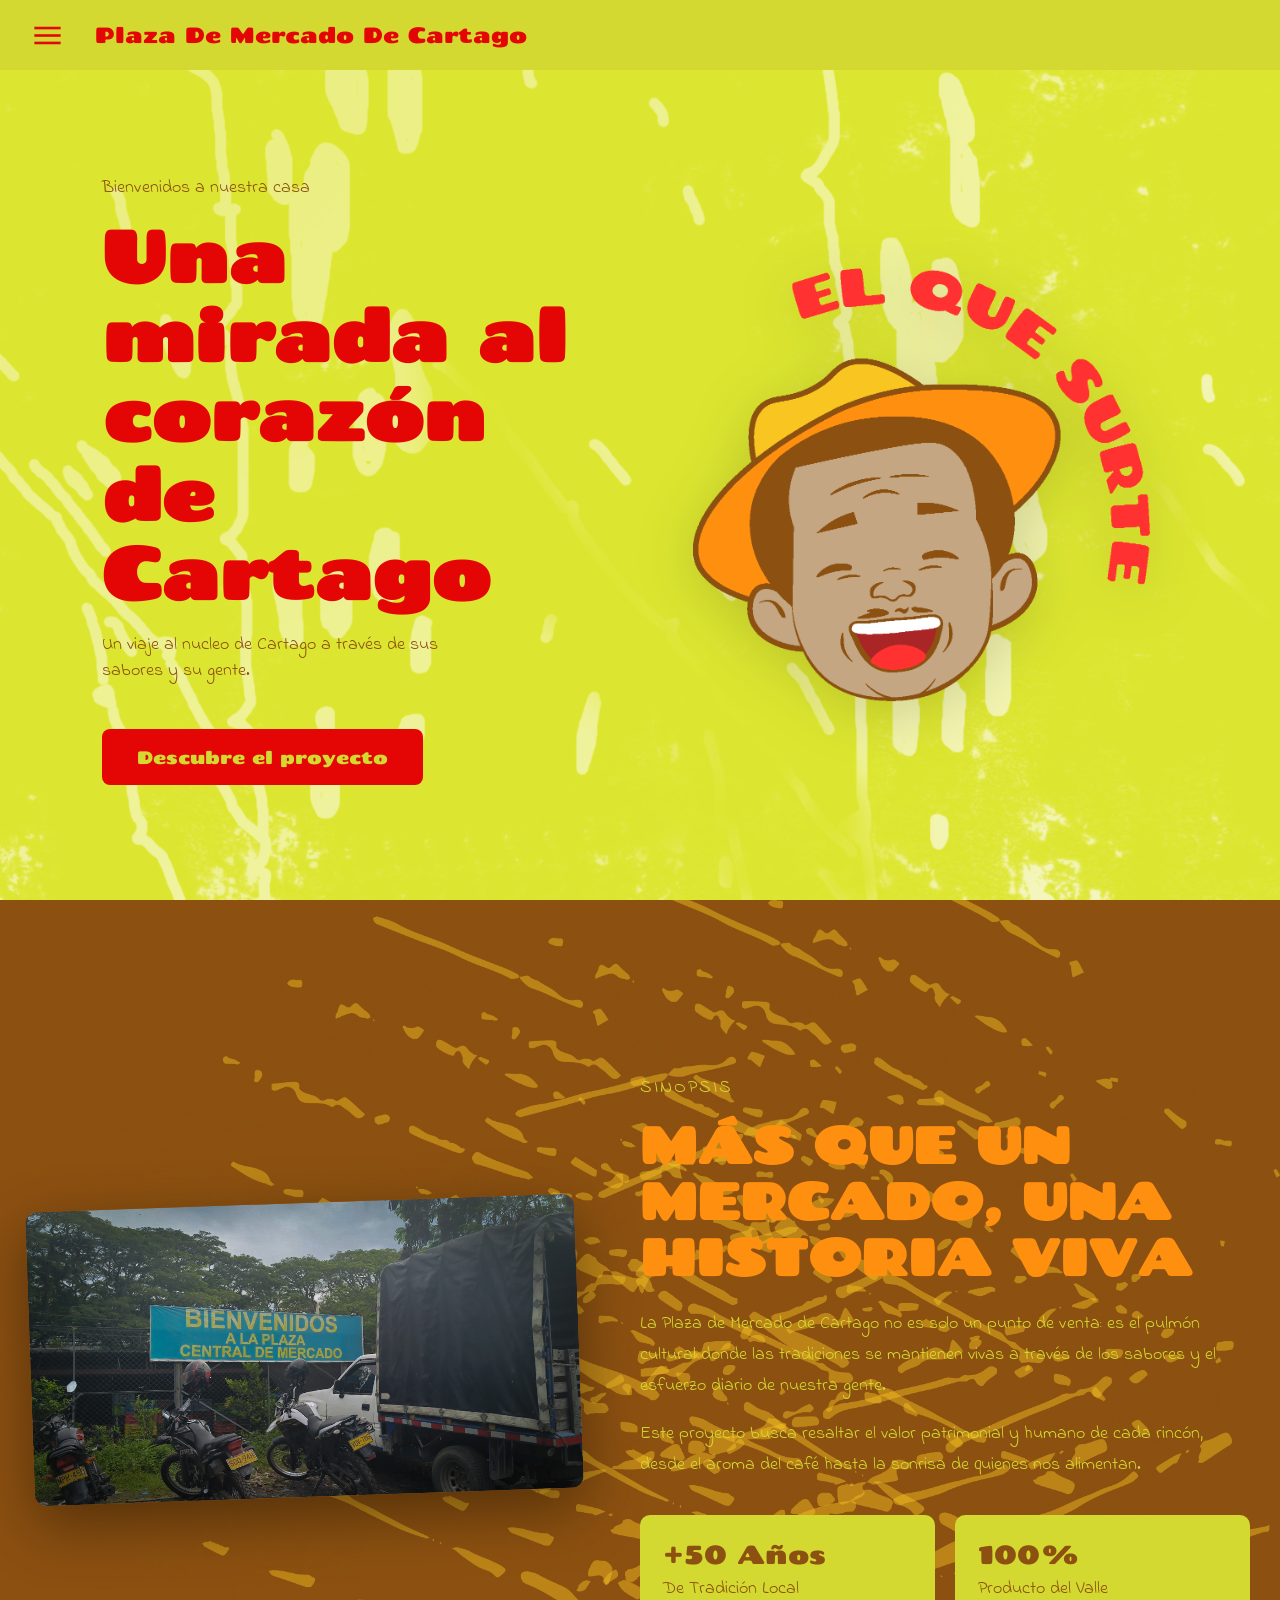
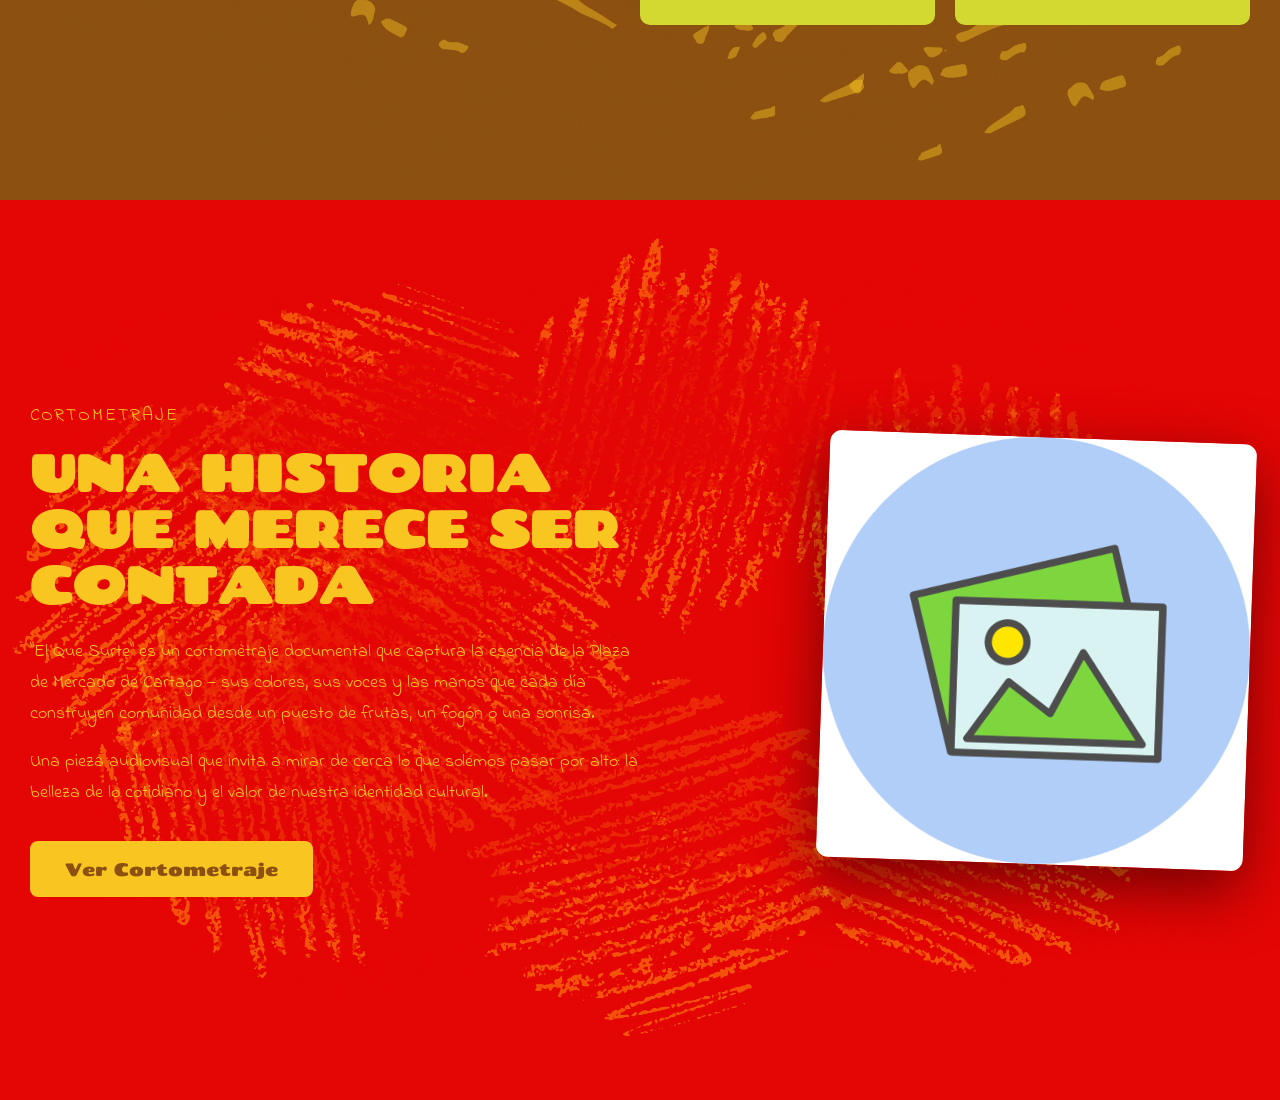
<file: Home.html>
<!DOCTYPE html>
<html lang="en">
<head>
    <meta charset="UTF-8">
    <meta name="viewport" content="width=device-width, initial-scale=1.0">
    <title>ElQueSurte.com</title>
    <link rel="icon" type="image/x-icon" href="IMG/logo_png.png">
    <link rel="stylesheet" href="CSS/style.css">
    <link rel="stylesheet" href="https://fonts.googleapis.com/css2?family=Material+Symbols+Outlined:opsz,wght,FILL,GRAD@24,400,0,0&icon_names=close,menu" />
</head>

<body>
    
    <header>
        <div class="container">

            <div class="btn-menu">
            <label for="btn-menu" class="material-symbols-outlined">menu</label>
            </div>

            <div class="logo">
                <h1>
                    Plaza De Mercado De Cartago
                </h1>
            </div>

        </div>
    </header>

    <section class="hero" id="hero">
        <div class="hero-texto">

            <p class="bienvenida">
                Bienvenidos a nuestra casa
            </p>

            <h1>
                Una mirada al corazón de Cartago
            </h1>

            <p class="descripcion">
                Un viaje al nucleo de Cartago a través de sus sabores y su gente.
            </p>

            <a href="proyecto.html" class="btn-hero">Descubre el proyecto</a>

        </div>

        <div class="hero-logo">
            <img src="IMG/logo_png.png" alt="El Que Surte">
        </div>
    </section>

    <section class="sinopsis" id="sinopsis">
        <div class="sinopsis-imagen">
            <img src="IMG/Foto_plaza.jpg" alt="Plaza de Mercado de Cartago">
        </div>

        <div class="sinopsis-contenido">

            <p class="corto-etiqueta">sinopsis</p>

            <h2>
                Más que un mercado, una historia viva
            </h2>

            <p class="sinopsis-texto">
                La Plaza de Mercado de Cartago no es solo un punto de venta: es el pulmón cultural donde las tradiciones se mantienen vivas a través de los sabores y el esfuerzo diario de nuestra gente.
            </p>

            <p class="sinopsis-texto">
                Este proyecto busca resaltar el valor patrimonial y humano de cada rincón, desde el aroma del café hasta la sonrisa de quienes nos alimentan.
            </p>

            <div class="sinopsis-stats">

                <div class="stat-card">
                    <span class="stat-numero">+50 Años</span>
                    <span class="stat-label">De Tradición Local</span>
                </div>

                <div class="stat-card">
                    <span class="stat-numero">100%</span>
                    <span class="stat-label">Producto del Valle</span>
                </div>

            </div>
        </div>
    </section>

    <section class="cortometraje" id="cortometraje">
        <div class="corto-contenido">
            <p class="corto-etiqueta">Cortometraje</p>

            <h2>Una historia que merece ser contada</h2>

            <p class="corto-texto">
                "El Que Surte" es un cortometraje documental que captura la esencia de la Plaza de Mercado de Cartago — sus colores, sus voces y las manos que cada día construyen comunidad desde un puesto de frutas, un fogón o una sonrisa.
            </p>

            <p class="corto-texto">
                Una pieza audiovisual que invita a mirar de cerca lo que solemos pasar por alto: la belleza de lo cotidiano y el valor de nuestra identidad cultural.
            </p>

            <a href="cortometraje.html" class="btn-corto">Ver Cortometraje</a>
        </div>

        <div class="corto-poster">
            <img src="IMG/Imagen.jpg" alt="Poster Cortometraje El Que Surte">
        </div>

    </section>

    <input type="checkbox" id="btn-menu">
    <div class="container-menu">
        <div class="cont-menu">
            <nav>
                <a href="Home.html">Home</a>
                <a href="proyecto.html">El Proyecto</a>
                <a href="cortometraje.html">Cortometraje</a>
                <a href="testimonios.html">Testimonios</a>
                <a href="visitanos.html">Visitanos</a>
                <a href="redes.html">Instagram</a>
            </nav>
            <label for="btn-menu" class="material-symbols-outlined">close</label>
        </div>
    </div>

    <script src="JS/dinamica.js"></script>
</body>
</html>
</file>
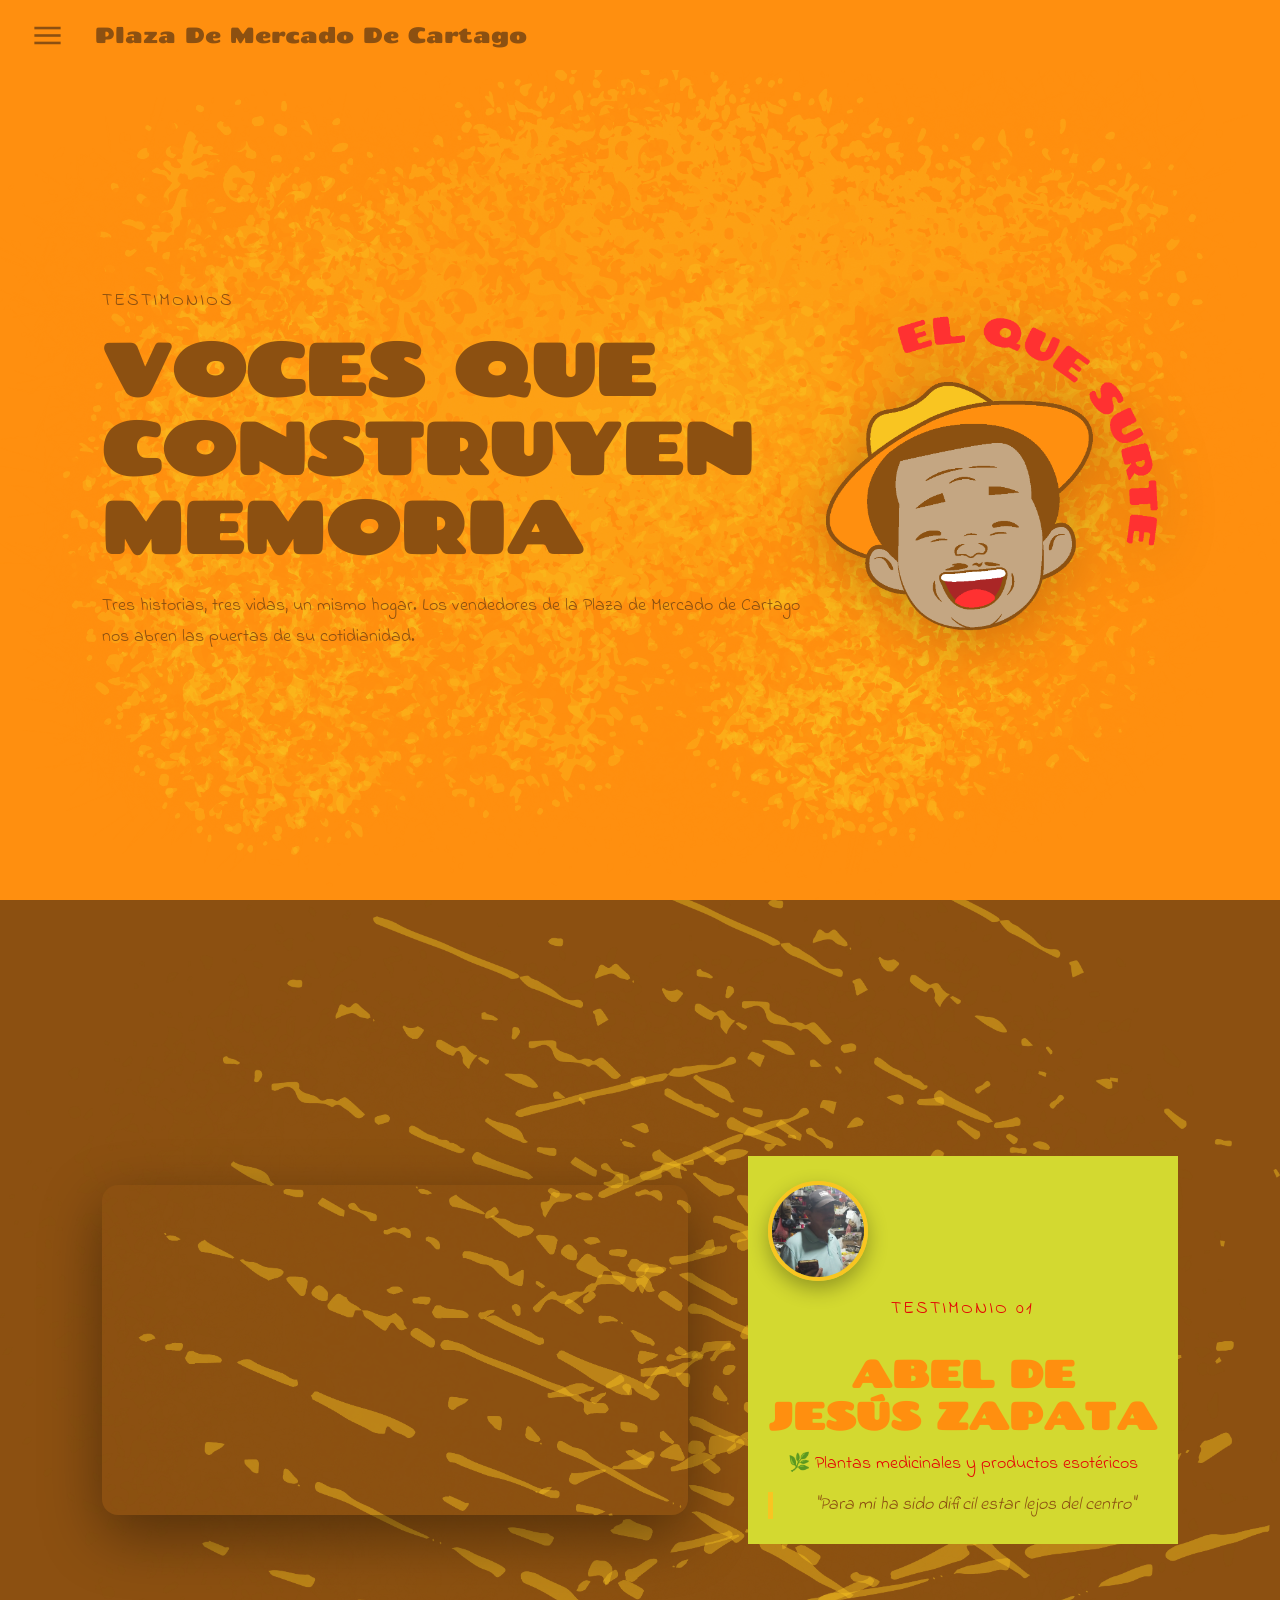
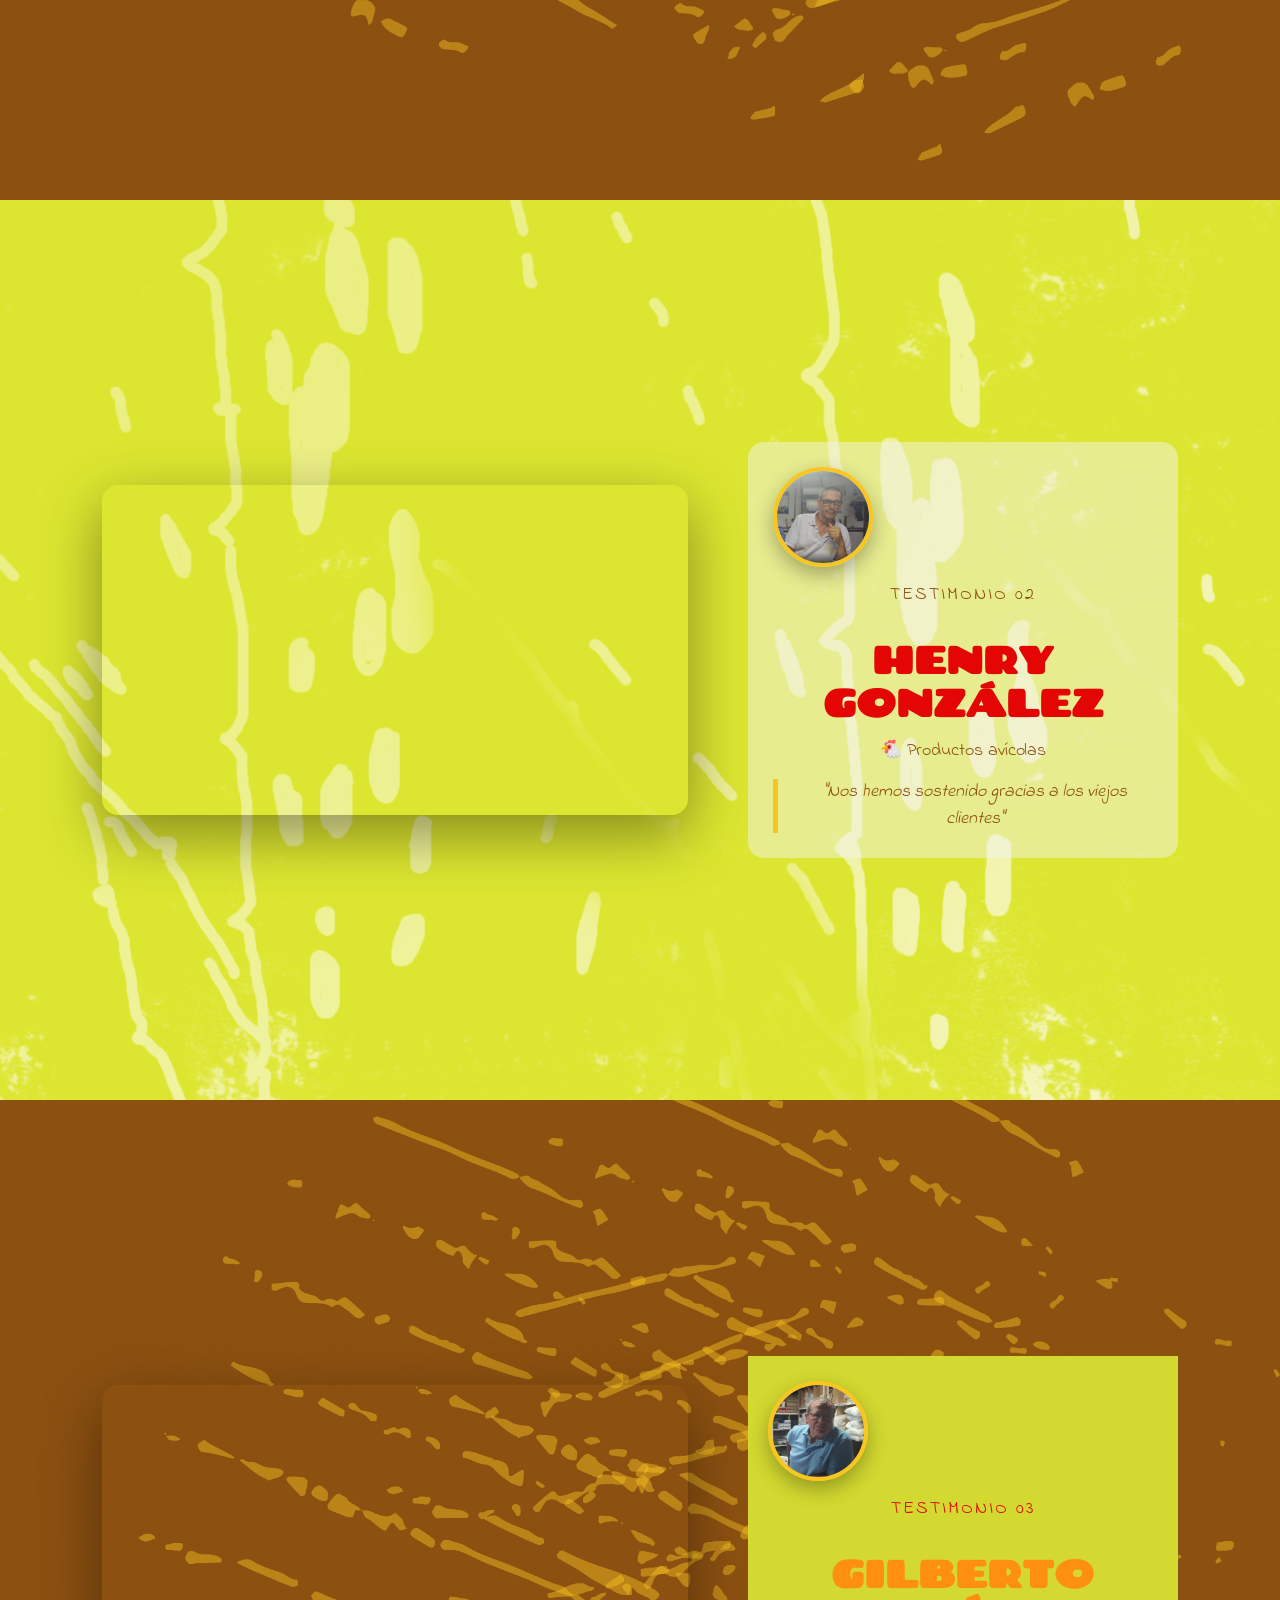
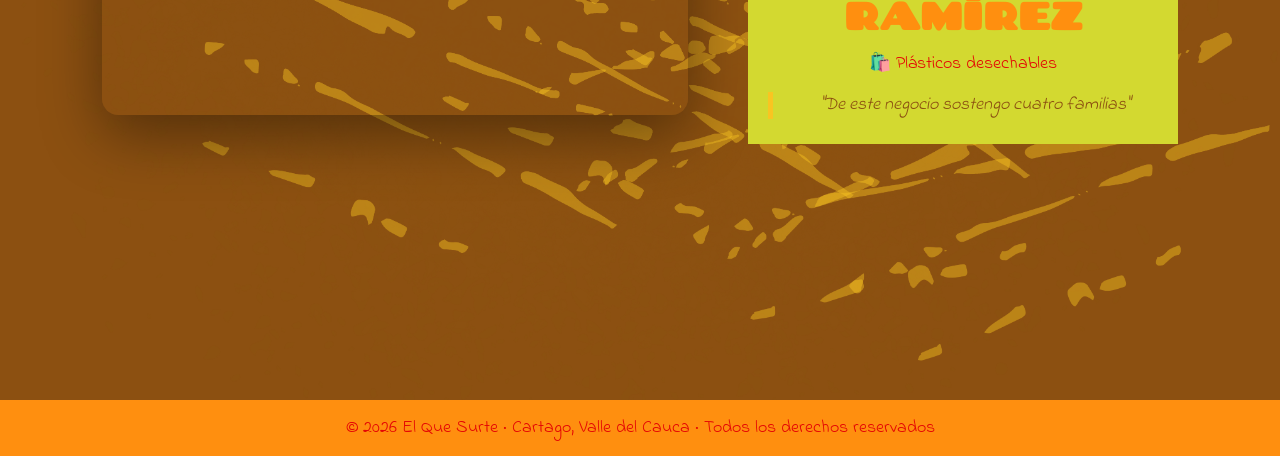
<file: testimonios.html>
<!DOCTYPE html>
<html lang="en">
<head>
    <meta charset="UTF-8">
    <meta name="viewport" content="width=device-width, initial-scale=1.0">
    <title>Testimonios - Plaza de Mercado de Cartago</title>
    <link rel="icon" type="image/x-icon" href="IMG/logo_png.png">
    <link rel="stylesheet" href="CSS/style.css">
    <link rel="stylesheet" href="CSS/style_testimonios.css">
    <link rel="stylesheet" href="https://fonts.googleapis.com/css2?family=Material+Symbols+Outlined:opsz,wght,FILL,GRAD@24,400,0,0&icon_names=close,menu" />
</head>

<body>

    <header class="header-testimonios">
        <div class="container">
            <div class="btn-menu">
                <label for="btn-menu" class="material-symbols-outlined">menu</label>
            </div>
            <div class="logo">
                <h1>Plaza De Mercado De Cartago</h1>
            </div>
        </div>
    </header>

    <section class="test-hero" id="test-hero">
        <div class="test-hero-contenido animar-izquierda">
            <p class="corto-etiqueta">Testimonios</p>
            <h1>Voces que construyen memoria</h1>
            <p class="test-hero-texto">
                Tres historias, tres vidas, un mismo hogar. 
                Los vendedores de la Plaza de Mercado de Cartago 
                nos abren las puertas de su cotidianidad.
            </p>
        </div>
        <div class="test-hero-logo animar-derecha">
            <img src="IMG/logo_png.png" alt="El Que Surte">
        </div>
    </section>

    <section class="testimonio-bloque" id="test-abel">
        <div class="testimonio-video animar-izquierda">
            <iframe
                src="https://www.youtube.com/embed/1eLOQW01VF8"
                title="Testimonio Abel de Jesús Zapata"
                frameborder="0"
                allow="accelerometer; autoplay; clipboard-write; encrypted-media; gyroscope; picture-in-picture"
                allowfullscreen>
            </iframe>
        </div>

        <div class="testimonio-info animar-derecha">
            <div class="testimonio-foto">
                <img src="IMG/Zapata.png" alt="Abel de Jesús Zapata">
            </div>
            <p class="corto-etiqueta">Testimonio 01</p>
            <h2>Abel de Jesús Zapata</h2>
            <p class="testimonio-rol">🌿 Plantas medicinales y productos esotéricos</p>
            <blockquote class="testimonio-frase">
                "Para mi ha sido dificil estar lejos del centro"
            </blockquote>
        </div>
    </section>

    <section class="testimonio-bloque testimonio-invertido" id="test-henry">
        <div class="testimonio-info animar-izquierda">
            <div class="testimonio-foto">
                <img src="IMG/Gonzalez.png" alt="Henry González">
            </div>
            <p class="corto-etiqueta">Testimonio 02</p>
            <h2>Henry González</h2>
            <p class="testimonio-rol">🐔 Productos avícolas</p>
            <blockquote class="testimonio-frase">
                "Nos hemos sostenido gracias a los viejos clientes"
            </blockquote>
        </div>
        <div class="testimonio-video animar-derecha">
            <iframe
                src="https://www.youtube.com/embed/hiR368XO_Zw"
                title="Testimonio Henry González"
                frameborder="0"
                allow="accelerometer; autoplay; clipboard-write; encrypted-media; gyroscope; picture-in-picture"
                allowfullscreen>
            </iframe>
        </div>
    </section>

    <section class="testimonio-bloque" id="test-gilberto">
        <div class="testimonio-video animar-izquierda">
            <iframe
                src="https://www.youtube.com/embed/zAWVGLaFWRo"
                title="Testimonio Gilberto Ramírez"
                frameborder="0"
                allow="accelerometer; autoplay; clipboard-write; encrypted-media; gyroscope; picture-in-picture"
                allowfullscreen>
            </iframe>
        </div>

        <div class="testimonio-info animar-derecha">
            <div class="testimonio-foto">
                <img src="IMG/Ramirez.png" alt="Gilberto Ramírez">
            </div>
            <p class="corto-etiqueta">Testimonio 03</p>
            <h2>Gilberto Ramírez</h2>
            <p class="testimonio-rol">🛍️ Plásticos desechables</p>
            <blockquote class="testimonio-frase">
                "De este negocio sostengo cuatro familias"
            </blockquote>
        </div>
    </section>

    <footer class="footer">
        <p>© 2026 El Que Surte · Cartago, Valle del Cauca · Todos los derechos reservados</p>
    </footer>

    <input type="checkbox" id="btn-menu">
    <div class="container-menu">
        <div class="cont-menu">
            <nav>
                <a href="Index.html">Home</a>
                <a href="proyecto.html">El Proyecto</a>
                <a href="testimonios.html">Testimonios</a>
                <a href="cortometraje.html">Cortometraje</a>
                <a href="Index.html#visitanos">Visitanos</a>
                <a href="Index.html#redes">Instagram</a>
            </nav>
            <label for="btn-menu" class="material-symbols-outlined">close</label>

            <div class="cont-menu-logo">
                <img src="IMG/logo_png.png" alt="El Que Surte">
            </div>
        </div>
    </div>

    <script src="JS/testimonios.js"></script>
</body>
</html>
</file>
<file: CSS/style.css>
@import url('https://fonts.googleapis.com/css2?family=Chango&family=Indie+Flower&display=swap');

:root {
    /* Tipografías */
    --fuente-titulos: 'Chango', cursive;
    --fuente-textos: 'Indie Flower', cursive;

    /* Paleta de colores */
    --color-rojo:      #E40605;
    --color-amarillo-verde: #D3D930;
    --color-naranja:   #FF8F0F;
    --color-lila:      #D3B1D4;
    --color-amarillo:  #F9C521;
    --color-cafe:      #8C5011;
    --color-rosa:      #E2728B;
}

*{
    margin: 0;
    padding: 0;
    box-sizing: border-box;
}

body{
    background-size: 100vw 100vh; 
    background-repeat: no-repeat;
}

header {
    width: 100%;
    height: 70px;
    position: fixed;
    top: 0;
    left: 0;
    background: var(--color-amarillo-verde); 
    z-index: 50;      
}

header {
    transition: background 0.4s ease;
}


.hero {
    display: flex;
    flex-direction: row;
    align-items: center;
    justify-content: space-between;
    min-height: 100vh;
    width: 100%;
    padding: 100px 8% 40px;
    background:var(--color-amarillo-verde);
    background-image: url(/IMG/Fondo_Verde.png);
    background-size: cover;
    background-position: center;
    gap: 40px;
}

.hero-texto {
    flex: 1;
    max-width: 50%;
}

.bienvenida {
    font-family: var(--fuente-textos);
    font-size: 18px;
    color: var(--color-cafe);
    margin-bottom: 15px;
}

.hero-texto h1 {
    font-family: var(--fuente-titulos);
    font-size: clamp(40px, 6vw, 72px);
    color: var(--color-rojo);
    line-height: 1.1;
    margin-bottom: 20px;
}

.descripcion {
    font-family: var(--fuente-textos);
    font-size: 18px;
    color: var(--color-cafe);
    margin-bottom: 30px;
    max-width: 400px;
}

.btn-hero {
    display: inline-block;
    background: var(--color-rojo);
    color: var(--color-amarillo-verde);
    padding: 14px 32px;
    border-radius: 8px;
    text-decoration: none;
    font-family: var(--fuente-titulos);
    font-size: 18px;
    margin-top: 15px;
    align-self: flex-start;
    transition: all 0.3s ease;
    border: 3px solid transparent;
}

.btn-hero:hover {
    background: var(--color-naranja);
    color: var(--color-rojo);
    border-color: var(--color-rojo);
}

.hero-logo {
    flex: 1;
    display: flex;
    justify-content: center;
    align-items: center;
}

.hero-logo img {
    width: 100%;
    max-width: 550px;
    height: auto;
    filter: drop-shadow(0 10px 30px rgba(0,0,0,0.15));
    transition: transform 0.4s ease, filter 0.4s ease
    
}

.hero-logo img:hover {
    transform: rotate(3deg) scale(1.05);
    filter: drop-shadow(0 20px 40px --color-rojo);
}

.container {
    width: 90%;
    max-width: 1200px;
    margin: auto;
}

header .container{
    width: 100%;
    max-width: 100%;
    padding: 0 30px;
    display: flex;
    align-items: center;
    height: 70px;
    gap: 20px;
}

.container .btn-menu, .logo {
    float: none;
    line-height: 70px;
    vertical-align: middle;
    display: flex;
    align-items: center;
}

.container .btn-menu label {
    color: var(--color-rojo);
    font-size: 35px;
    cursor: pointer;
    display: flex;
    align-items: center;
    height: 70px;
}

.logo h1 {
    font-family: var(--fuente-titulos);
    color: var(--color-rojo);
    font-weight: 400;
    font-size: 22px;
    margin-left: 10px;
}

.cont-menu label {
    position: absolute;
    right: 5px;
    top: 10px;
    color: #fff;
    cursor: pointer;
    font-size: 28px;
}

#btn-menu{
    display: none;
}

.container-menu{
    position: fixed;
    background: rgba(0, 0, 0, 0.5);
    width: 100%;
    height: 100vh;
    top: 0; left: 0;
    transition: all 500ms ease;
    opacity: 0;
    visibility: hidden;
    z-index: 200;
}

#btn-menu:checked ~ .container-menu{
    opacity: 1;
    visibility: visible;
}

.cont-menu{
    width: 100%;
    max-width: 250px;
    background: var(--color-amarillo-verde);
    height: 100vh;
    position: relative;
    transition: all 500ms ease;
    transform: translateX(-100%);
    justify-content: space-between; 
    border-radius: 0 30px 50px 0;
}

#btn-menu:checked ~ .container-menu .cont-menu{
    transform: translateX(0%);
}

.cont-menu nav{
    transform: translateY(15%);
}

.cont-menu nav a{
    font-family: var(--fuente-titulos);
    display: block;
    text-decoration: none;
    padding: 20px;
    color: var(--color-rojo);
    border-left: 5px solid transparent;
    transition: all 400ms ease;
}

.cont-menu nav a:hover{
    border-left: 5px solid var(--color-rojo);
    background: var(--color-amarillo);
}

.cont-menu label{
    position: absolute;
    right: 5px;
    top: 10px;
    color: var(--color-rojo);
    cursor: pointer;
    font-size: 25px;
}


.cont-menu-logo {
    display: flex;
    justify-content: center;
    align-items: center;
    padding: 100px;
}

.cont-menu-logo img {
    width: 180px;
    height: auto;
    filter: drop-shadow(0 5px 10px rgba(0,0,0,0.2));
    transition: transform 0.3s ease;
}

.cont-menu-logo img:hover {
    transform: rotate(5deg) scale(1.05);
}

/* FIX DEFINITIVO HOVERS */
.hero,
.sinopsis,
.cortometraje,
.testimonios,
.visitanos,
.redes {
    isolation: isolate;
}

.hero-logo,
.hero-texto,
.sinopsis-imagen,
.sinopsis-contenido,
.corto-contenido,
.corto-poster,
.testimonio-card,
.stat-card,
.contacto-item,
.redes-formulario,
.redes-contacto {
    position: relative;
    z-index: 1;
}

/* Hero logo */
.hero-logo {
    position: relative;
    z-index: 1;
}

/* Sinopsis imagen */
.sinopsis-imagen {
    position: relative;
    z-index: 1;
}

/* Corto poster home */
.corto-poster {
    position: relative;
    z-index: 1;
}

.testimonios {
    position: relative;
}

.testimonios-header,
.testimonios-grid {
    position: relative;
    z-index: 1;
}

.sinopsis-imagen {
    position: relative;
    z-index: 1;
    transform: rotate(-2deg);
    transition: transform 0.4s ease;
}

.sinopsis-imagen:hover {
    transform: rotate(0deg) scale(1.02);
    z-index: 2;
}

.sinopsis-imagen {
    position: relative;
    z-index: 1;
    transform: rotate(-2deg);
    transition: transform 0.4s ease;
}

.sinopsis-imagen:hover {
    transform: rotate(0deg) scale(1.02);
    z-index: 2;
}

/*Nueva seccion sinopsis*/

.sinopsis {
    display: flex;
    flex-direction: row;
    align-items: center;
    justify-content: space-between;
    min-height: 100vh;
    padding: 80px 30px;
    background: var(--color-cafe);
    background-image: url(/IMG/Fondo_Cafe_Amarillo.png);
    background-size: cover;
    background-position: center;

    gap: 60px;
}

.sinopsis-imagen {
    flex: 1;
    max-width: 45%;
    border-radius: 12px;
    overflow: hidden;
    box-shadow: 0 20px 60px rgba(0,0,0,0.4);
    transform: rotate(-2deg);
    transition: transform 0.4s ease;
}

.sinopsis-imagen:hover {
    transform: rotate(0deg) scale(1.02);
}

.sinopsis-imagen img {
    width: 100%;
    height: 100%;
    max-height: 650px;
    object-fit: cover;
    display: block;
}

.sinopsis-contenido {
    flex: 1;
    max-width: 50%;
}

.sinopsis .corto-etiqueta{
    color: var(--color-amarillo-verde);
}

.sinopsis-contenido h2 {
    font-family: var(--fuente-titulos);
    font-size: clamp(28px, 4vw, 52px);
    color: var(--color-naranja);
    line-height: 1.1;
    margin-bottom: 25px;
    text-transform: uppercase;
}

.sinopsis-texto {
    font-family: var(--fuente-textos);
    font-size: 18px;
    color: var(--color-amarillo-verde);
    line-height: 1.7;
    margin-bottom: 18px;
}

.sinopsis-stats {
    display: flex;
    gap: 20px;
    margin-top: 35px;
}

.stat-card {
    flex: 1;
    background: var(--color-amarillo-verde);
    border-radius: 10px;
    padding: 20px;
    display: flex;
    flex-direction: column;
    gap: 6px;
    cursor: pointer;
    transition: all 0.3s ease;
    border: 3px solid transparent;
}

.stat-card:hover {
    background: var(--color-amarillo);
    border-color: var(--color-naranja);
    transform: translateY(-6px);
    box-shadow: 0 12px 30px rgba(0,0,0,0.3);
}

.stat-numero {
    font-family: var(--fuente-titulos);
    font-size: 26px;
    color: var(--color-cafe);
}

.stat-label {
    font-family: var(--fuente-textos);
    font-size: 18px;
    color: var(--color-cafe);
}

/*Nueva seccion cortometraje*/

.cortometraje {
    display: flex;
    flex-direction: row;
    align-items: center;
    justify-content: space-between;
    min-height: 100vh;
    padding: 80px 30px;
    background: var(--color-rojo);
    background-image: url(/IMG/Fondo_Rojo.png);
    background-size: cover;
    background-position: center;
    gap: 60px;
}

.corto-contenido {
    flex: 1;
    max-width: 50%;
    display: flex;
    flex-direction: column;
    justify-content: center;
}

.corto-etiqueta {
    font-family: var(--fuente-textos);
    font-size: 18px;
    color: var(--color-amarillo);
    margin-bottom: 15px;
    letter-spacing: 2px;
    text-transform: uppercase;
}

.corto-contenido h2 {
    font-family: var(--fuente-titulos);
    font-size: clamp(28px, 4vw, 52px);
    color: var(--color-amarillo);
    line-height: 1.1;
    margin-bottom: 25px;
    text-transform: uppercase;
}

.corto-texto {
    font-family: var(--fuente-textos);
    font-size: 18px;
    color: var(--color-amarillo);
    line-height: 1.7;
    margin-bottom: 18px;
}

.btn-corto {
    display: inline-block;
    background: var(--color-amarillo);
    color: var(--color-cafe);
    padding: 14px 32px;
    border-radius: 8px;
    text-decoration: none;
    font-family: var(--fuente-titulos);
    font-size: 18px;
    margin-top: 15px;
    align-self: flex-start;
    transition: all 0.3s ease;
    border: 3px solid transparent;
}

.btn-corto:hover {
    border-color: var(--color-naranja);
    background-color: var(--color-cafe);
    color: var(--color-amarillo);
}

.corto-poster {
    flex: 1;
    max-width: 35%;
    border-radius: 12px;
    overflow: hidden;
    box-shadow: 0 20px 60px rgba(0,0,0,0.5);
    transition: transform 0.4s ease, box-shadow 0.4s ease;
    transform: rotate(2deg);
}

.corto-poster:hover {
    transform: rotate(0deg) scale(1.03);
    box-shadow: 0 30px 80px rgba(0,0,0,0.6);
}

.corto-poster img {
    width: 100%;
    height: 100%;
    max-height: 500px;
    object-fit: cover;
    display: block;
    transition: transform 0.4s ease;
}

.corto-poster img:hover {
    transform: scale(1.05);
}

/*Nueva seccion testimonios*/
.testimonios {
    display: flex;
    flex-direction: column;
    align-items: center;
    min-height: 100vh;
    padding: 80px 30px;
    background: var(--color-rosa);
    background-image: url(/IMG/Fondo_Rosado.png);
    background-size: cover;
    background-position: center;
    gap: 50px;
}

.testimonios-header {
    text-align: center;
}

.testimonios .corto-etiqueta {
    color: var(--color-amarillo-verde);
}

.testimonios-header h2 {
    font-family: var(--fuente-titulos);
    font-size: clamp(28px, 4vw, 52px);
    color: var(--color-amarillo-verde);
    text-transform: uppercase;
    margin-top: 10px;
}

.testimonios-grid {
    display: flex;
    flex-direction: row;
    gap: 30px;
    width: 100%;
    max-width: 1200px;
    justify-content: center;
}

.testimonio-card {
    flex: 1;
    display: flex;
    flex-direction: column;
    align-items: center;
    text-decoration: none;
    background: #fff;
    border-radius: 16px;
    overflow: hidden;
    border: 4px solid transparent;
    box-shadow: 0 10px 30px rgba(0,0,0,0.15);
    transition: all 0.4s ease;
    cursor: pointer;
}

.testimonio-card:hover {
    transform: translateY(-10px);
    border-color: var(--color-lila);
    box-shadow: 0 20px 50px rgba(0,0,0,0.25);
}

.testimonio-img {
    width: 100%;
    height: 320px;
    overflow: hidden;
}

.testimonio-img img {
    width: 100%;
    height: 100%;
    object-fit: cover;
    transition: transform 0.4s ease;
}

.testimonio-card:hover .testimonio-img img {
    transform: scale(1.05);
}

.testimonio-info {
    padding: 25px 20px;
    text-align: center;
    background: var(--color-amarillo-verde);
    width: 100%;
}

.testimonio-info h3 {
    font-family: var(--fuente-titulos);
    font-size: 22px;
    color: var(--color-cafe);
    margin-bottom: 8px;
}

.testimonio-info p {
    font-family: var(--fuente-textos);
    font-size: 18px;
    color: var(--color-cafe);
}

/*Nueva seccion visitanos*/
.visitanos {
    display: flex;
    flex-direction: column;
    align-items: center;
    min-height: 100vh;
    padding: 80px 30px;
    background: var(--color-amarillo);
    background-image: url(/IMG/Fondo_Amarillo.png);
    background-size: cover;
    background-position: center;
    gap: 40px;
}

.visitanos-header {
    text-align: center;
    max-width: 600px;
}

.visitanos-header h2 {
    font-family: var(--fuente-titulos);
    font-size: clamp(28px, 4vw, 52px);
    color: var(--color-cafe);
    text-transform: uppercase;
    margin-top: 10px;
    margin-bottom: 15px;
}

.visitanos-texto {
    font-family: var(--fuente-textos);
    font-size: 18px;
    color: var(--color-cafe);
    line-height: 1.6;
}

.visitanos .corto-etiqueta {
    color: var(--color-cafe);
}

.visitanos-mapa {
    width: 100%;
    max-width: 1000px;
    height: 500px;
    border-radius: 16px;
    overflow: hidden;
    box-shadow: 0 20px 60px rgba(0,0,0,0.2);
    border: 10px solid var(--color-cafe);

}.visitanos-mapa iframe {
    width: 100%;
    height: 100%;
    display: block;
}

/*Nueva seccion redes*/

.redes {
    display: flex;
    flex-direction: column;
    align-items: center;
    min-height: 100vh;
    padding: 80px 30px;
    background: var(--color-lila);
    background-image: url(/IMG/Fondo_Lila.png);
    background-size: cover;
    background-position: center;
    gap: 50px;
}

.redes-header {
    text-align: center;
}

.redes-header h2 {
    font-family: var(--fuente-titulos);
    font-size: clamp(28px, 4vw, 52px);
    color: var(--color-naranja);
    text-transform: uppercase;
    margin-top: 10px;
}

.redes .corto-etiqueta {
    color: var(--color-naranja);
}

.redes-grid {
    display: flex;
    flex-direction: row;
    gap: 50px;
    width: 100%;
    max-width: 1100px;
    align-items: stretch;
}

/* Formulario */
.redes-formulario {
    flex: 1;
    display: flex;
    flex-direction: column;
    gap: 16px;
    background: #fff;
    padding: 35px;
    border-radius: 16px;
    box-shadow: 0 10px 40px rgba(0,0,0,0.15);
}

.redes-formulario h3 {
    font-family: var(--fuente-titulos);
    font-size: 22px;
    color: var(--color-naranja);
    margin-bottom: 5px;
}

form.redes-formulario {
    flex: 1;
    display: flex;
    flex-direction: column;
    gap: 16px;
    background: #fff;
    padding: 35px;
    border-radius: 16px;
    box-shadow: 0 10px 40px rgba(0,0,0,0.15);
}

.form-group {
    display: flex;
    flex-direction: column;
}

.form-input {
    font-family: var(--fuente-textos);
    font-size: 18px;
    padding: 12px 16px;
    border: 2px solid var(--color-lila);
    border-radius: 8px;
    outline: none;
    transition: border 0.3s ease;
    background: #fdf6ff;
}

.form-input:focus {
    border-color: var(--color-rosa);
}

.form-textarea {
    font-family: var(--fuente-textos);
    font-size: 18px;
    padding: 12px 16px;
    border: 2px solid var(--color-lila);
    border-radius: 8px;
    outline: none;
    resize: none;
    height: 140px;
    transition: border 0.3s ease;
    background: #fdf6ff;
}

.form-textarea:focus {
    border-color: var(--color-rosa);
}

.btn-enviar {
    font-family: var(--fuente-titulos);
    font-size: 18px;
    background: var(--color-naranja);
    color: var(--color-rojo);
    padding: 14px 32px;
    border: none;
    border-radius: 8px;
    cursor: pointer;
    transition: all 0.3s ease;
    align-self: flex-start;
}

.btn-enviar:hover {
    background: var(--color-rojo);
    color: #fff;
    transform: translateY(-3px);
}

/* Contacto */
.redes-contacto {
    flex: 1;
    display: flex;
    flex-direction: column;
    gap: 16px;
    justify-content: space-between;
}

.redes-contacto h3 {
    font-family: var(--fuente-titulos);
    font-size: 22px;
    color: var(--color-naranja);
    margin-bottom: 5px;
}

.contacto-item {
    display: flex;
    align-items: center;
    gap: 16px;
    background: #fff;
    padding: 16px 20px;
    border-radius: 12px;
    text-decoration: none;
    border: 3px solid transparent;
    box-shadow: 0 4px 15px rgba(0,0,0,0.1);
    transition: all 0.3s ease;
    flex: 1;
}

.contacto-item:hover {
    border-color: var(--color-rosa);
    transform: translateX(6px);
    box-shadow: 0 8px 25px rgba(0,0,0,0.15);
}

.contacto-icono {
    font-size: 28px;
}

.contacto-titulo {
    font-family: var(--fuente-titulos);
    font-size: 15px;
    color: var(--color-naranja);
}

.contacto-dato {
    font-family: var(--fuente-textos);
    font-size: 18px;
    color: #333;
}

/*footer*/
.footer {
    background: var(--color-naranja);
    padding: 15px;
    text-align: center;
}

.footer p {
    font-family: var(--fuente-textos);
    font-size: 18px;
    color: var(--color-rojo);
}


/*RESPONSIVE TABLET (768px)*/
@media (max-width: 768px) {

    /* Header */
    .logo h1 {
        font-size: 16px;
    }

    /* Hero */
    .hero {
        flex-direction: column;
        padding: 100px 5% 60px;
        text-align: center;
    }

    .hero-texto {
        max-width: 100%;
    }

    .hero-texto h1 {
        font-size: clamp(32px, 8vw, 52px);
    }

    .btn-hero {
        align-self: center;
    }

    .hero-logo img {
        max-width: 280px;
    }

    /* Sinopsis */
    .sinopsis {
        flex-direction: column;
        padding: 100px 5% 60px;
    }

    .sinopsis-imagen {
        max-width: 100%;
    }

    .sinopsis-contenido {
        max-width: 100%;
    }

    /* Cortometraje */
    .cortometraje {
        flex-direction: column-reverse;
        padding: 100px 5% 60px;
        text-align: center;
    }

    .corto-contenido {
        max-width: 100%;
        align-items: center;
    }

    .corto-poster {
        max-width: 70%;
    }

    /* Testimonios */
    .testimonios-grid {
        flex-direction: column;
        max-width: 500px;
    }

    /* Visitanos */
    .visitanos-mapa {
        height: 350px;
    }

    /* Redes */
    .redes-grid {
        flex-direction: column;
    }

    .redes-formulario {
        width: 100%;
    }

    .redes-contacto {
        width: 100%;
    }
}

/*RESPONSIVE CELULAR (480px)*/
@media (max-width: 480px) {

    /* Header */
    .logo h1 {
        font-size: 13px;
    }

    .container .btn-menu label {
        font-size: 28px;
    }

    /* Hero */
    .hero {
        padding: 90px 5% 50px;
        gap: 20px;
    }

    .hero-texto h1 {
        font-size: clamp(28px, 9vw, 42px);
    }

    .hero-logo img {
        max-width: 220px;
    }

    /* Sinopsis */
    .sinopsis {
        gap: 30px;
    }

    .sinopsis-contenido h2 {
        font-size: clamp(22px, 7vw, 36px);
    }

    .sinopsis-stats {
        flex-direction: column;
    }

    /* Cortometraje */
    .corto-poster {
        max-width: 90%;
    }

    .corto-contenido h2 {
        font-size: clamp(22px, 7vw, 36px);
    }

    /* Testimonios */
    .testimonio-img {
        height: 220px;
    }

    /* Visitanos */
    .visitanos-mapa {
        height: 280px;
        border-width: 5px;
    }

    /* Redes */
    .btn-enviar {
        width: 100%;
        align-self: stretch;
        text-align: center;
    }

    .contacto-item {
        padding: 12px 15px;
    }

    .contacto-icono {
        font-size: 22px;
    }

    /* Footer */
    .footer p {
        font-size: 12px;
        padding: 0 10px;
    }
}

/*ANIMACIONES DE ENTRADA*/
.animar {
    opacity: 0;
    transform: translateY(40px);
    transition: opacity 0.7s ease, transform 0.7s ease;
}

.animar.visible {
    opacity: 1;
    transform: translateY(0);
}

.animar-izquierda {
    opacity: 0;
    transform: translateX(-50px);
    transition: opacity 0.7s ease, transform 0.7s ease;
}

.animar-izquierda.visible {
    opacity: 1;
    transform: translateX(0);
}

.animar-derecha {
    opacity: 0;
    transform: translateX(50px);
    transition: opacity 0.7s ease, transform 0.7s ease;
}

.animar-derecha.visible {
    opacity: 1;
    transform: translateX(0);
}

/* Retraso para que los elementos entren uno por uno */
.animar:nth-child(2) { transition-delay: 0.1s; }
.animar:nth-child(3) { transition-delay: 0.2s; }
.animar:nth-child(4) { transition-delay: 0.3s; }
</file>
<file: CSS/style_testimonios.css>
@import url('https://fonts.googleapis.com/css2?family=Chango&family=Indie+Flower&display=swap');

:root {
    /* Tipografías */
    --fuente-titulos: 'Chango', cursive;
    --fuente-textos: 'Indie Flower', cursive;

    /* Paleta de colores */
    --color-rojo:      #E40605;
    --color-amarillo-verde: #D3D930;
    --color-naranja:   #FF8F0F;
    --color-lila:      #D3B1D4;
    --color-amarillo:  #F9C521;
    --color-cafe:      #8C5011;
    --color-rosa:      #E2728B;
}

*{
    margin: 0;
    padding: 0;
    box-sizing: border-box;
}

/*HEADER*/
.header-testimonios {
    background: var(--color-naranja);
}

.header-testimonios .logo h1 {
    color: var(--color-cafe);
}

.header-testimonios .btn-menu label {
    color: var(--color-cafe);
}

/*HERO*/
.test-hero {
    display: flex;
    flex-direction: row;
    align-items: center;
    justify-content: space-between;
    min-height: 100vh;
    padding: 100px 8% 60px;
    background: var(--color-naranja);
    background-image: url(/IMG/Fondo_Naranja.png);
    background-size: cover;
    background-position: center;
    text-align: left;
    position: relative;   
    overflow: hidden; 
}

.test-hero-contenido {
    max-width: 50%;
    position: relative;
    z-index: 1;
}

.test-hero-logo {
    flex: 1;
    display: flex;
    justify-content: center;
    align-items: center;
    position: relative;
    z-index: 1;
}

.test-hero-logo img {
    width: 100%;
    max-width: 550px;
    height: auto;
    filter: drop-shadow(0 10px 30px rgba(0,0,0,0.2));
    transition: transform 0.4s ease, filter 0.4s ease;
}


.test-hero-contenido {
    max-width: 700px;
    position: relative;
    z-index: 1;
}

.test-hero-contenido {
    max-width: 700px;
}

.test-hero-contenido .corto-etiqueta {
    color: var(--color-cafe);
    font-size: 18px;
}

.test-hero-contenido h1 {
    font-family: var(--fuente-titulos);
    font-size: clamp(36px, 6vw, 72px);
    color: var(--color-cafe);
    line-height: 1.1;
    margin-bottom: 25px;
    text-transform: uppercase;
}

.test-hero-texto {
    font-family: var(--fuente-textos);
    font-size: 18px;
    color: var(--color-cafe);
    line-height: 1.7;
}

/* FIX DEFINITIVO HOVERS */
.test-hero,
.testimonio-bloque {
    isolation: isolate;
}

.test-hero-contenido,
.test-hero-logo,
.testimonio-video,
.testimonio-info {
    position: relative;
    z-index: 1;
}

/*BLOQUES TESTIMONIO*/
.testimonio-bloque {
    display: flex;
    flex-direction: row;
    align-items: center;
    justify-content: space-between;
    min-height: 100vh;
    padding: 80px 8%;
    gap: 60px;
}

.testimonio-bloque:nth-child(odd) {
    background: var(--color-cafe);
    background-image: url(/IMG/Fondo_Cafe_Amarillo.png);
    background-size: cover;
    background-position: center;
}

.testimonio-bloque:nth-child(even) {
    background: var(--color-amarillo-verde);
    background-image: url(/IMG/Fondo_Verde.png);
    background-size: cover;
    background-position: center;
}

.testimonio-invertido {
    flex-direction: row-reverse;
}

.testimonio-bloque:nth-child(even) .testimonio-info {
    background: #f1f1f17d;
    padding: 25px;
    border-radius: 16px;
}

/*Video*/
.testimonio-video {
    flex: 1;
    max-width: 55%;
    border-radius: 16px;
    overflow: hidden;
    box-shadow: 0 20px 60px rgba(0,0,0,0.4);
    aspect-ratio: 16/9;
}

.testimonio-video iframe {
    width: 100%;
    height: 100%;
    display: block;
    min-height: 320px;
}

/*Info*/
.testimonio-info {
    flex: 1;
    max-width: 40%;
    display: flex;
    flex-direction: column;
    gap: 15px;
}

.testimonio-foto {
    width: 100px;
    height: 100px;
    border-radius: 50%;
    overflow: hidden;
    border: 4px solid var(--color-amarillo);
    box-shadow: 0 8px 20px rgba(0,0,0,0.3);
}

.testimonio-foto img {
    width: 100%;
    height: 100%;
    object-fit: cover;
    object-position: center top;
}

.testimonio-bloque:nth-child(odd) .corto-etiqueta {
    color: var(--color-rojo);
}

.testimonio-bloque:nth-child(even) .corto-etiqueta {
    color: var(--color-cafe);
}

.testimonio-info h2 {
    font-family: var(--fuente-titulos);
    font-size: clamp(24px, 3vw, 42px);
    text-transform: uppercase;
    line-height: 1.1;
}

.testimonio-bloque:nth-child(odd) .testimonio-info h2 {
    color: var(--color-naranja);
}

.testimonio-bloque:nth-child(even) .testimonio-info h2 {
    color: var(--color-rojo);
}

.testimonio-rol {
    font-family: var(--fuente-textos);
    font-size: 18px;
}

.testimonio-bloque:nth-child(odd) .testimonio-rol {
    color: var(--color-rojo);
}

.testimonio-bloque:nth-child(even) .testimonio-rol {
    color: var(--color-cafe);
}

.testimonio-frase {
    font-family: var(--fuente-textos);
    font-size: 18px;
    line-height: 1.5;
    padding-left: 20px;
    border-left: 5px solid var(--color-amarillo);
    font-style: italic;
}

.testimonio-bloque:nth-child(odd) .testimonio-frase {
    color: var(--color-cafe);
}

.testimonio-bloque:nth-child(even) .testimonio-frase {
    color: var(--color-cafe);
}

/*RESPONSIVE*/
@media (max-width: 768px) {
    .test-hero {
        flex-direction: column;
        text-align: center;
    }

    .test-hero-contenido {
        max-width: 100%;
    }

    .test-hero-logo img {
        max-width: 250px;
    }
}

@media (max-width: 768px) {
    .testimonio-bloque,
    .testimonio-invertido {
        flex-direction: column;
        padding: 100px 5% 60px;
        text-align: center;
    }

    .testimonio-video {
        max-width: 100%;
        width: 100%;
    }

    .testimonio-info {
        max-width: 100%;
        align-items: center;
    }

    .testimonio-frase {
        text-align: left;
    }
}

@media (max-width: 480px) {
    .testimonio-video iframe {
        min-height: 220px;
    }
}
</file>
